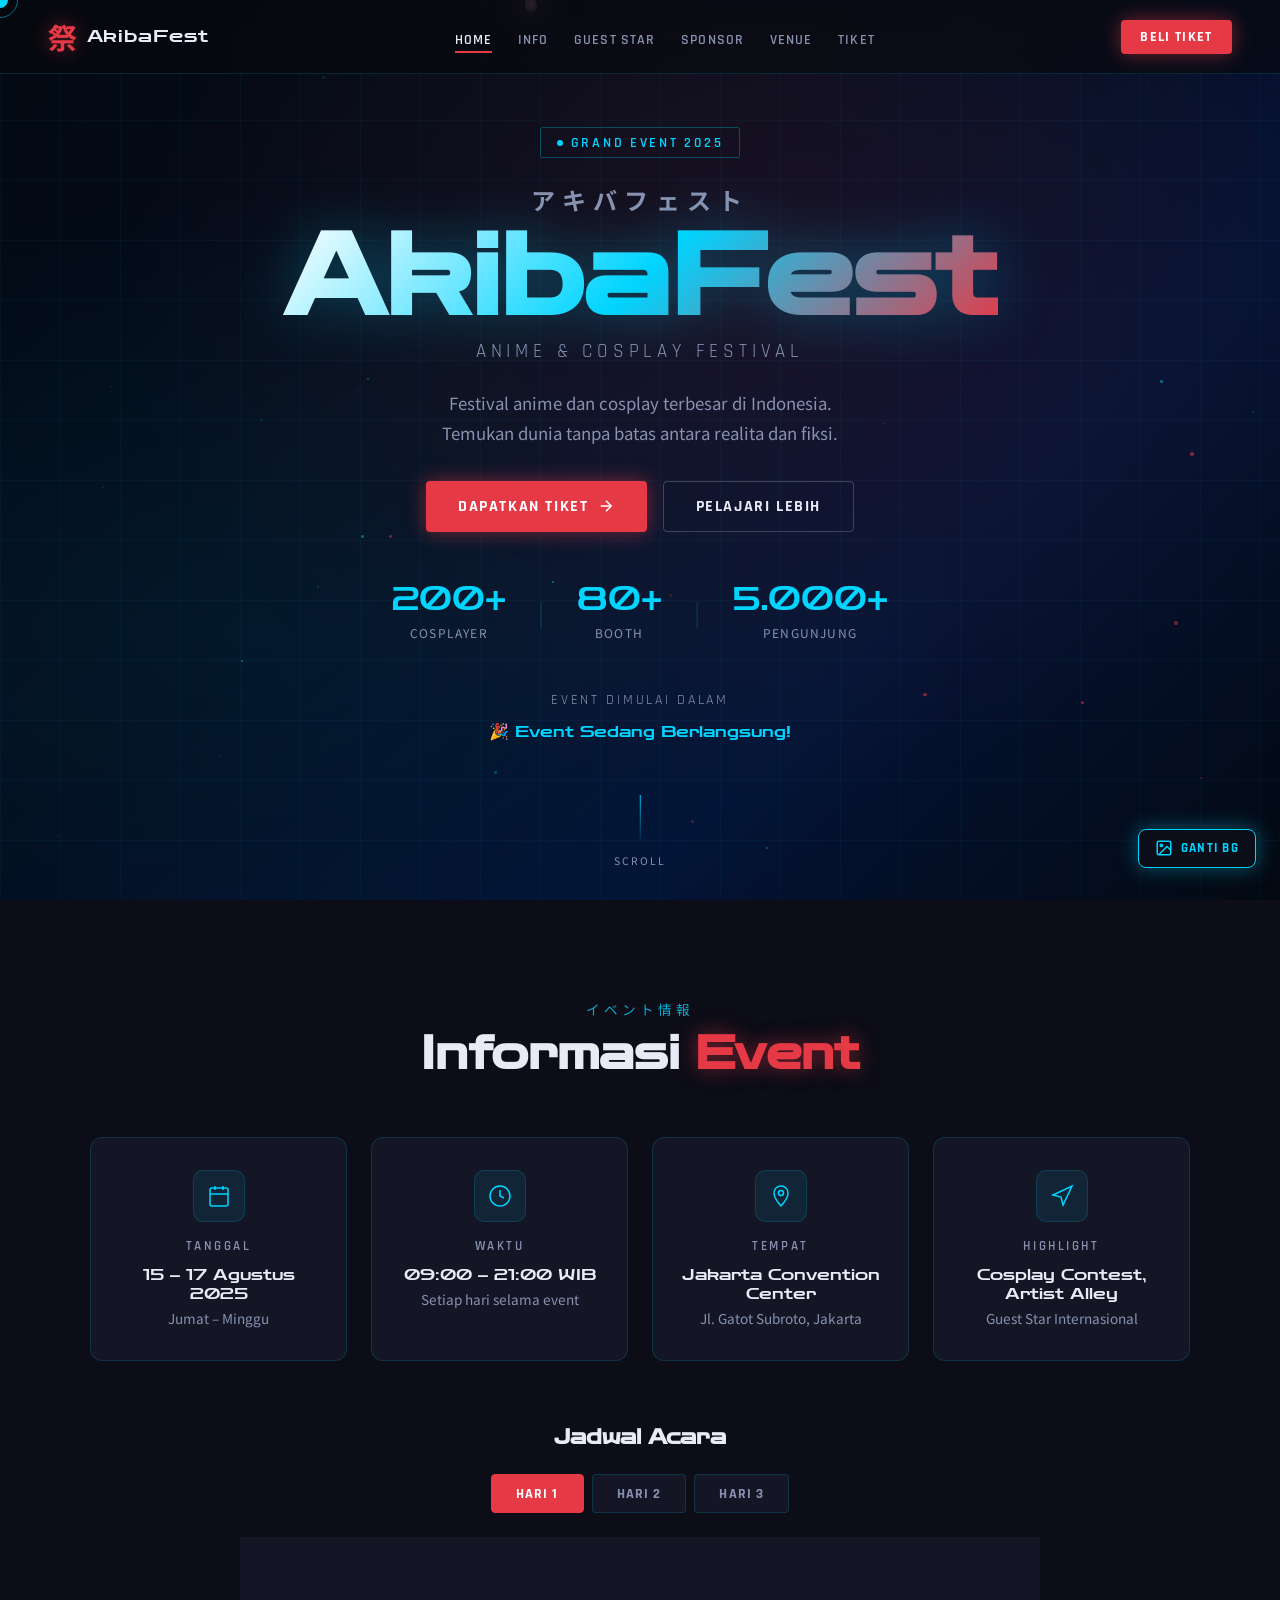
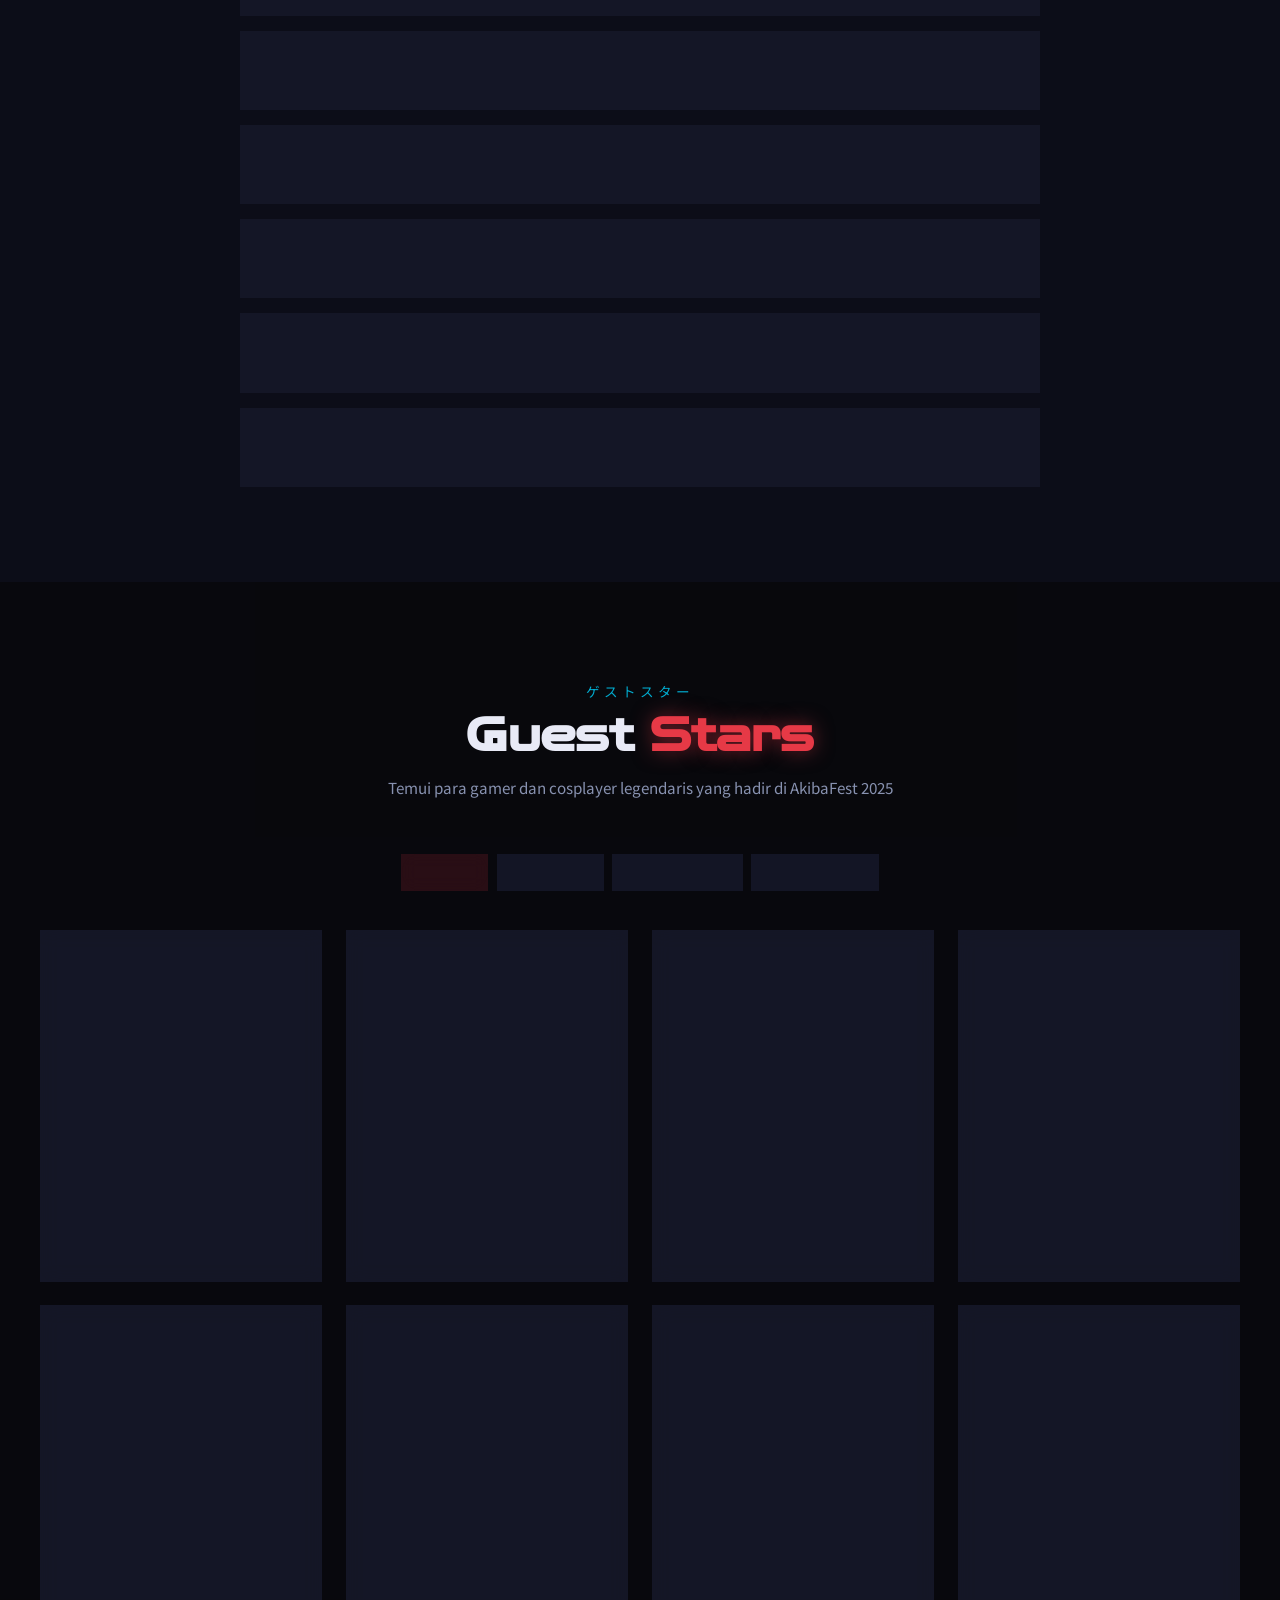
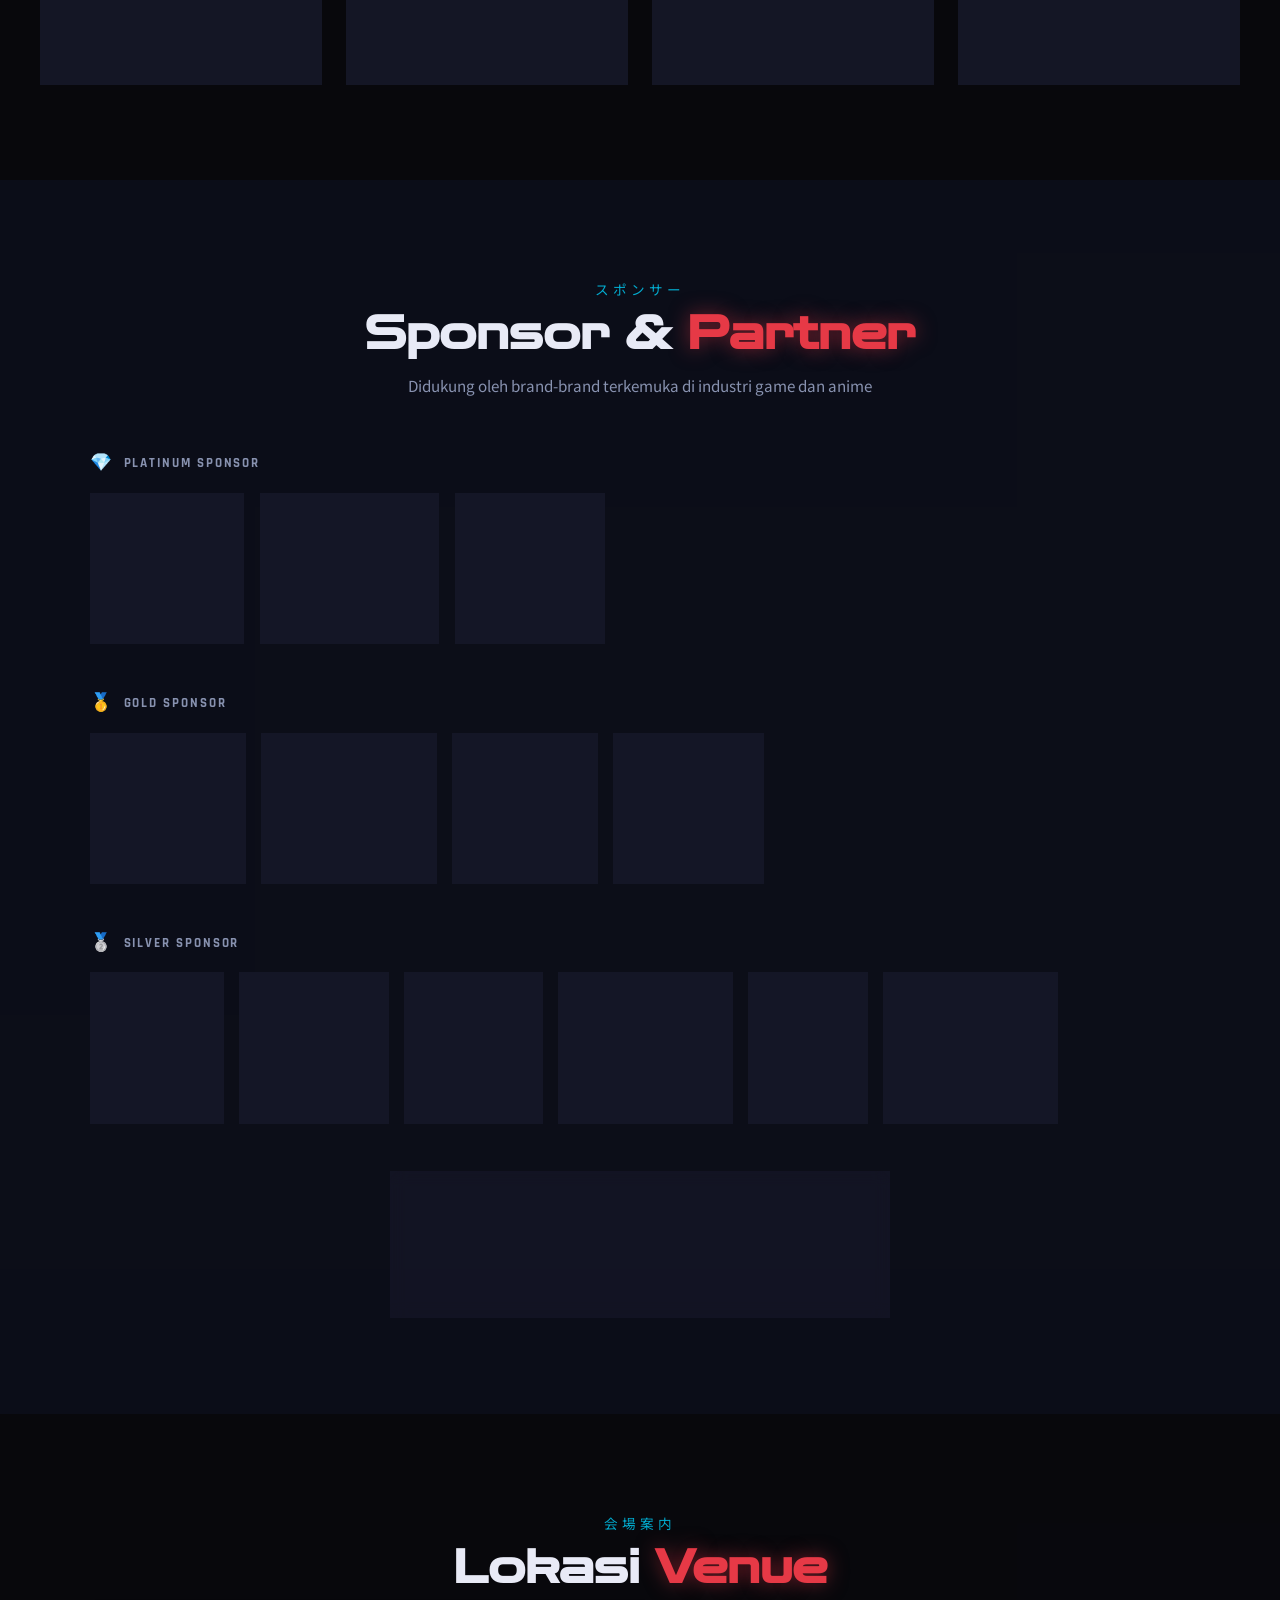
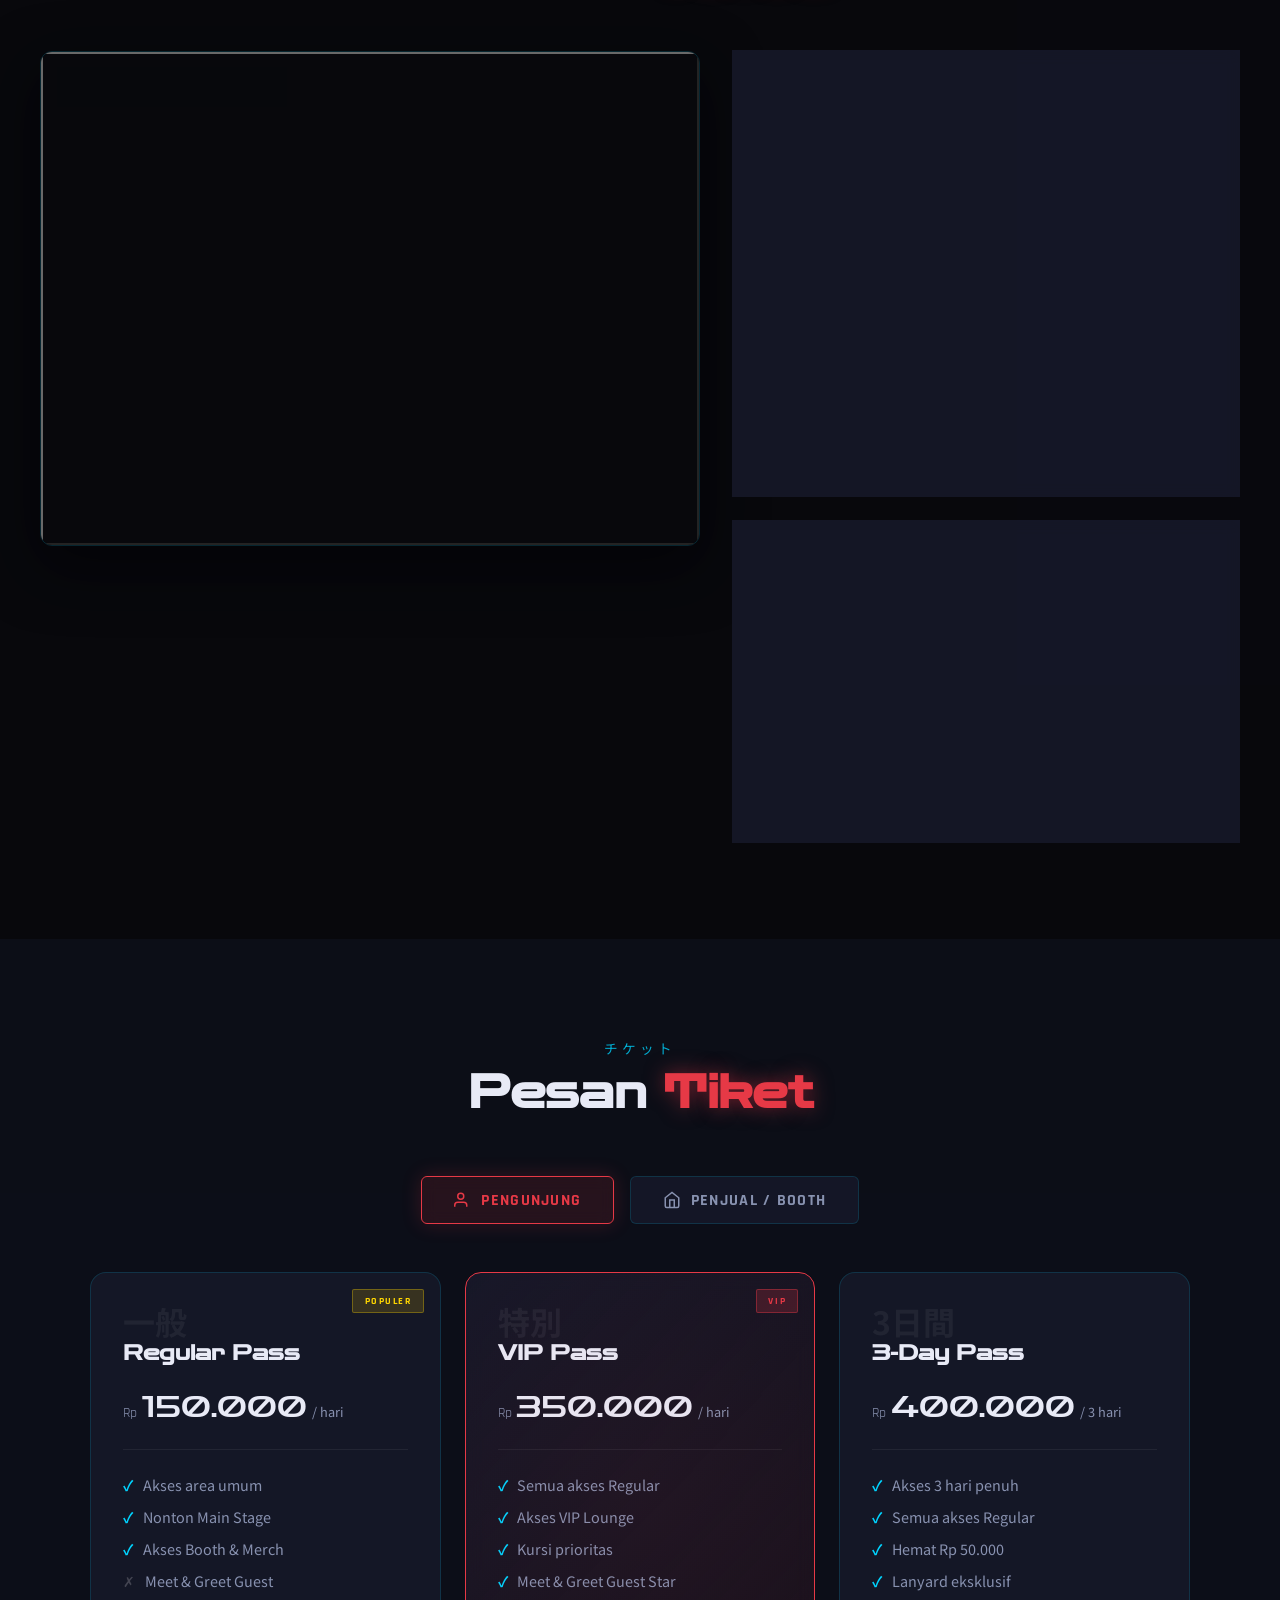
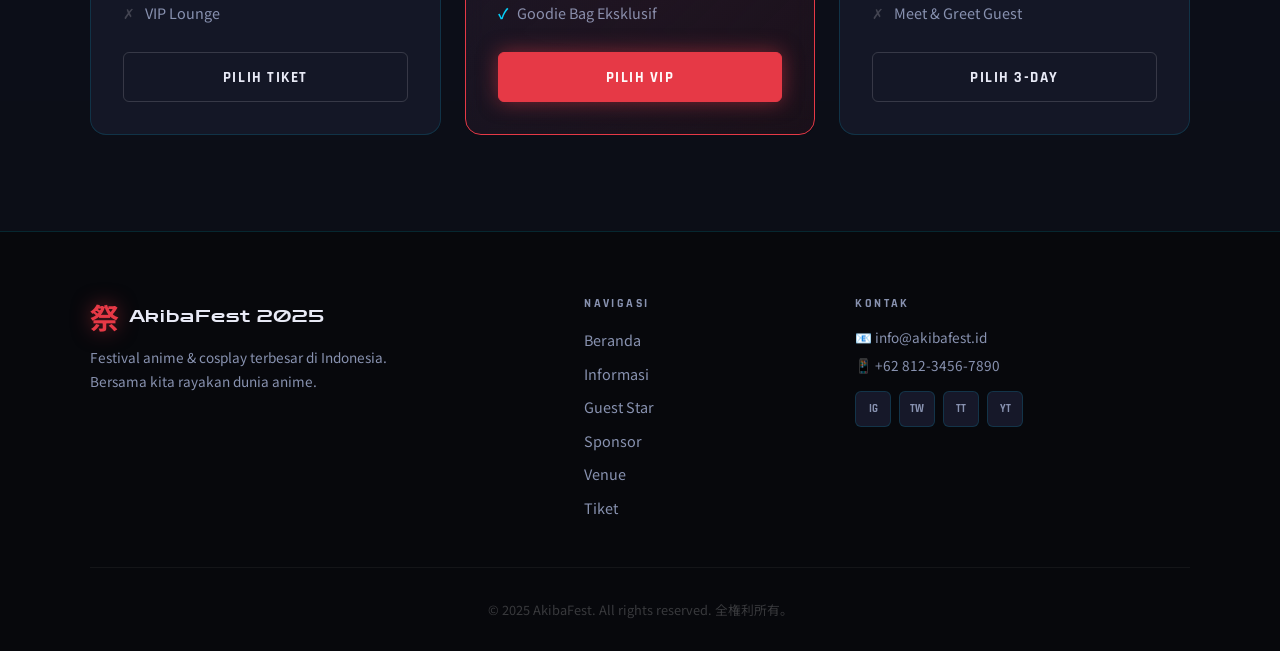
<file: Wedding/Akiba.html>
<!DOCTYPE html>
<html lang="id">
<head>
  <meta charset="UTF-8" />
  <meta name="viewport" content="width=device-width, initial-scale=1.0" />
  <title>AkibaFest 2025 — Anime & Cosplay Festival</title>
  <link rel="preconnect" href="https://fonts.googleapis.com" />
  <link href="https://fonts.googleapis.com/css2?family=Zen+Dots&family=Noto+Sans+JP:wght@300;400;700&family=Rajdhani:wght@400;600;700&display=swap" rel="stylesheet" />
  <link rel="stylesheet" href="Asset/css/Akiba.css" />
</head>
<body>
  <div id="globalBg" class="global-bg"></div>
  <div class="global-bg-overlay" id="globalOverlay"></div>
  <div id="particles"></div>
  <div class="cursor" id="cursor"></div>
  <div class="cursor-trail" id="cursorTrail"></div>

  <nav class="navbar" id="navbar">
    <div class="nav-logo">
      <span class="logo-kanji">祭</span>
      <span class="logo-text">AkibaFest</span>
    </div>
    <ul class="nav-links">
      <li><a href="#hero"     class="nav-link active">Home</a></li>
      <li><a href="#info"     class="nav-link">Info</a></li>
      <li><a href="#guests"   class="nav-link">Guest Star</a></li>
      <li><a href="#sponsors" class="nav-link">Sponsor</a></li>
      <li><a href="#map"      class="nav-link">Venue</a></li>
      <li><a href="#tickets"  class="nav-link">Tiket</a></li>
    </ul>
    <div class="nav-cta"><button class="btn-nav" onclick="scrollToTickets()">Beli Tiket</button></div>
    <button class="hamburger" id="hamburger"><span></span><span></span><span></span></button>
  </nav>

  <div class="mobile-menu" id="mobileMenu">
    <ul>
      <li><a href="#hero"     onclick="closeMobile()">Home</a></li>
      <li><a href="#info"     onclick="closeMobile()">Info</a></li>
      <li><a href="#guests"   onclick="closeMobile()">Guest Star</a></li>
      <li><a href="#sponsors" onclick="closeMobile()">Sponsor</a></li>
      <li><a href="#map"      onclick="closeMobile()">Venue</a></li>
      <li><a href="#tickets"  onclick="closeMobile()">Tiket</a></li>
    </ul>
  </div>

  <!-- BG CHANGER WIDGET -->
  <div class="bg-changer" id="bgChanger">
    <button class="bg-toggle-btn" onclick="toggleBgPanel()">
      <svg viewBox="0 0 24 24" fill="none" stroke="currentColor" stroke-width="2"><rect x="3" y="3" width="18" height="18" rx="2"/><circle cx="8.5" cy="8.5" r="1.5"/><polyline points="21,15 16,10 5,21"/></svg>
      <span>Ganti BG</span>
    </button>
    <div class="bg-panel" id="bgPanel">
      <div class="bg-panel-header">
        <span>🎨 Background Anime</span>
        <button class="bg-panel-close" onclick="toggleBgPanel()">✕</button>
      </div>
      <p class="bg-section-label">Preset Anime Scene</p>
      <div class="bg-presets" id="bgPresets"></div>
      <p class="bg-section-label">Upload Gambar Kamu</p>
      <label class="bg-upload-btn">
        <svg viewBox="0 0 24 24" fill="none" stroke="currentColor" stroke-width="2"><path d="M21 15v4a2 2 0 01-2 2H5a2 2 0 01-2-2v-4"/><polyline points="17,8 12,3 7,8"/><line x1="12" y1="3" x2="12" y2="15"/></svg>
        Pilih File Gambar
        <input type="file" id="bgUpload" accept="image/*" onchange="uploadBg(event)" />
      </label>
      <p class="bg-section-label">Pengaturan</p>
      <div class="bg-controls">
        <div class="bg-ctrl-row"><label>Overlay</label><input type="range" min="0" max="90" value="55" id="overlayRange" oninput="changeOverlay(this.value)"/><span id="overlayVal">55%</span></div>
        <div class="bg-ctrl-row"><label>Blur</label><input type="range" min="0" max="15" value="0" id="blurRange" oninput="changeBgBlur(this.value)"/><span id="blurVal">0px</span></div>
        <div class="bg-ctrl-row"><label>Slideshow</label><button class="bg-ctrl-btn" onclick="toggleSlideshow()" id="slideshowBtn">⏸ Pause</button></div>
        <div class="bg-ctrl-row"><label>Kecepatan</label><input type="range" min="2" max="15" value="5" id="speedRange" oninput="changeSpeed(this.value)"/><span id="speedVal">5s</span></div>
      </div>
      <div class="bg-dots" id="bgDots"></div>
    </div>
  </div>

  <!-- HERO -->
  <section id="hero" class="hero">
    <div class="hero-bg-grid"></div>
    <div class="hero-sakura" id="sakura"></div>
    <div class="hero-content">
      <div class="hero-tag"><span class="tag-dot"></span> GRAND EVENT 2025</div>
      <h1 class="hero-title">
        <span class="title-jp">アキバフェスト</span>
        <span class="title-en">AkibaFest</span>
        <span class="title-sub">Anime & Cosplay Festival</span>
      </h1>
      <p class="hero-desc">Festival anime dan cosplay terbesar di Indonesia.<br/>Temukan dunia tanpa batas antara realita dan fiksi.</p>
      <div class="hero-actions">
        <button class="btn-primary" onclick="scrollToTickets()"><span>Dapatkan Tiket</span><svg viewBox="0 0 24 24" fill="none" stroke="currentColor" stroke-width="2"><path d="M5 12h14M12 5l7 7-7 7"/></svg></button>
        <button class="btn-secondary" onclick="document.getElementById('info').scrollIntoView({behavior:'smooth'})"><span>Pelajari Lebih</span></button>
      </div>
      <div class="hero-stats">
        <div class="stat"><span class="stat-num" data-target="200">0</span><span class="stat-label">Cosplayer</span></div>
        <div class="stat-divider">|</div>
        <div class="stat"><span class="stat-num" data-target="80">0</span><span class="stat-label">Booth</span></div>
        <div class="stat-divider">|</div>
        <div class="stat"><span class="stat-num" data-target="5000">0</span><span class="stat-label">Pengunjung</span></div>
      </div>
    </div>
    <div class="countdown-wrap">
      <p class="countdown-label">Event dimulai dalam</p>
      <div class="countdown" id="countdown">
        <div class="cd-box"><span id="cd-days">00</span><small>Hari</small></div>
        <div class="cd-colon">:</div>
        <div class="cd-box"><span id="cd-hours">00</span><small>Jam</small></div>
        <div class="cd-colon">:</div>
        <div class="cd-box"><span id="cd-mins">00</span><small>Menit</small></div>
        <div class="cd-colon">:</div>
        <div class="cd-box"><span id="cd-secs">00</span><small>Detik</small></div>
      </div>
    </div>
    <div class="scroll-indicator"><div class="scroll-line"></div><span>Scroll</span></div>
  </section>

  <!-- INFO -->
  <section id="info" class="info-section">
    <div class="section-header">
      <span class="section-tag">イベント情報</span>
      <h2 class="section-title">Informasi <span class="accent">Event</span></h2>
    </div>
    <div class="info-grid">
      <div class="info-card"><div class="info-icon"><svg viewBox="0 0 24 24" fill="none" stroke="currentColor" stroke-width="1.5"><rect x="3" y="4" width="18" height="18" rx="2"/><path d="M16 2v4M8 2v4M3 10h18"/></svg></div><h3>Tanggal</h3><p class="info-main">15 – 17 Agustus 2025</p><p class="info-sub">Jumat – Minggu</p></div>
      <div class="info-card"><div class="info-icon"><svg viewBox="0 0 24 24" fill="none" stroke="currentColor" stroke-width="1.5"><circle cx="12" cy="12" r="10"/><path d="M12 6v6l4 2"/></svg></div><h3>Waktu</h3><p class="info-main">09:00 – 21:00 WIB</p><p class="info-sub">Setiap hari selama event</p></div>
      <div class="info-card"><div class="info-icon"><svg viewBox="0 0 24 24" fill="none" stroke="currentColor" stroke-width="1.5"><path d="M12 2C8.13 2 5 5.13 5 9c0 5.25 7 13 7 13s7-7.75 7-13c0-3.87-3.13-7-7-7z"/><circle cx="12" cy="9" r="2.5"/></svg></div><h3>Tempat</h3><p class="info-main">Jakarta Convention Center</p><p class="info-sub">Jl. Gatot Subroto, Jakarta</p></div>
      <div class="info-card"><div class="info-icon"><svg viewBox="0 0 24 24" fill="none" stroke="currentColor" stroke-width="1.5"><path d="M3 11l19-9-9 19-2-8-8-2z"/></svg></div><h3>Highlight</h3><p class="info-main">Cosplay Contest, Artist Alley</p><p class="info-sub">Guest Star Internasional</p></div>
    </div>
    <div class="schedule-wrap">
      <h3 class="schedule-title">Jadwal Acara</h3>
      <div class="schedule-tabs">
        <button class="sched-tab active" data-day="1">Hari 1</button>
        <button class="sched-tab" data-day="2">Hari 2</button>
        <button class="sched-tab" data-day="3">Hari 3</button>
      </div>
      <div class="schedule-list" id="scheduleList"></div>
    </div>
  </section>

  <!-- GUEST STARS -->
  <section id="guests" class="guests-section">
    <div class="section-header">
      <span class="section-tag">ゲストスター</span>
      <h2 class="section-title">Guest <span class="accent">Stars</span></h2>
      <p class="section-desc">Temui para gamer dan cosplayer legendaris yang hadir di AkibaFest 2025</p>
    </div>
    <div class="guest-filters">
      <button class="guest-filter active" data-filter="all">Semua</button>
      <button class="guest-filter" data-filter="gamer">🎮 Gamer</button>
      <button class="guest-filter" data-filter="cosplayer">👘 Cosplayer</button>
      <button class="guest-filter" data-filter="streamer">📡 Streamer</button>
    </div>
    <div class="guest-grid" id="guestGrid"></div>
  </section>

  <!-- SPONSORS -->
  <section id="sponsors" class="sponsors-section">
    <div class="section-header">
      <span class="section-tag">スポンサー</span>
      <h2 class="section-title">Sponsor & <span class="accent">Partner</span></h2>
      <p class="section-desc">Didukung oleh brand-brand terkemuka di industri game dan anime</p>
    </div>
    <div class="sponsor-tier">
      <div class="sponsor-tier-label"><span class="tier-icon">💎</span><span>Platinum Sponsor</span></div>
      <div class="sponsor-row" id="sponsors-platinum"></div>
    </div>
    <div class="sponsor-tier">
      <div class="sponsor-tier-label"><span class="tier-icon">🥇</span><span>Gold Sponsor</span></div>
      <div class="sponsor-row" id="sponsors-gold"></div>
    </div>
    <div class="sponsor-tier">
      <div class="sponsor-tier-label"><span class="tier-icon">🥈</span><span>Silver Sponsor</span></div>
      <div class="sponsor-row" id="sponsors-silver"></div>
    </div>
    <div class="sponsor-cta">
      <p>Ingin menjadi sponsor AkibaFest 2025?</p>
      <a href="mailto:sponsor@akibafest.id" class="btn-sponsor-cta">Hubungi Kami</a>
    </div>
  </section>

  <!-- MAP -->
  <section id="map" class="map-section">
    <div class="section-header">
      <span class="section-tag">会場案内</span>
      <h2 class="section-title">Lokasi <span class="accent">Venue</span></h2>
    </div>
    <div class="map-container">
      <div class="map-frame">
        <iframe src="https://www.google.com/maps/embed?pb=!1m18!1m12!1m3!1d3966.4077825898997!2d106.80235187499159!3d-6.209218493783097!2m3!1f0!2f0!3f0!3m2!1i1024!2i768!4f13.1!3m3!1m2!1s0x2e69f3e39d81d5e5%3A0xf7b0e88c9f1e21c9!2sJakarta%20Convention%20Center!5e0!3m2!1sid!2sid!4v1700000000000!5m2!1sid!2sid" allowfullscreen loading="lazy" referrerpolicy="no-referrer-when-downgrade"></iframe>
        <div class="map-overlay-badge"><span class="badge-kanji">会場</span><span>Jakarta Convention Center</span></div>
      </div>
      <div class="venue-info">
        <div class="venue-card">
          <h3>Jakarta Convention Center</h3>
          <p class="venue-address"><svg viewBox="0 0 24 24" fill="none" stroke="currentColor" stroke-width="2"><path d="M12 2C8.13 2 5 5.13 5 9c0 5.25 7 13 7 13s7-7.75 7-13c0-3.87-3.13-7-7-7z"/><circle cx="12" cy="9" r="2.5"/></svg>Jl. Gatot Subroto, Gelora, Jakarta Pusat 10270</p>
          <div class="transport-list">
            <h4>Akses Transportasi</h4>
            <div class="transport-item"><span class="transport-icon">🚇</span><div><strong>MRT / LRT</strong><p>Stasiun Senayan (500m)</p></div></div>
            <div class="transport-item"><span class="transport-icon">🚌</span><div><strong>TransJakarta</strong><p>Halte Gelora Bung Karno</p></div></div>
            <div class="transport-item"><span class="transport-icon">🅿️</span><div><strong>Parkir</strong><p>Basement & outdoor (berbayar)</p></div></div>
          </div>
          <a href="https://maps.google.com/?q=Jakarta+Convention+Center" target="_blank" class="btn-map">Buka di Google Maps<svg viewBox="0 0 24 24" fill="none" stroke="currentColor" stroke-width="2"><path d="M18 13v6a2 2 0 01-2 2H5a2 2 0 01-2-2V8a2 2 0 012-2h6M15 3h6v6M10 14L21 3"/></svg></a>
        </div>
        <div class="floorplan">
          <h4>Denah Area Event</h4>
          <div class="floor-grid">
            <div class="floor-cell main-stage">Main Stage</div>
            <div class="floor-cell artist">Artist Alley</div>
            <div class="floor-cell booth">Booth Area A</div>
            <div class="floor-cell food">Food Court</div>
            <div class="floor-cell booth2">Booth Area B</div>
            <div class="floor-cell cosplay">Cosplay Zone</div>
            <div class="floor-cell merch">Merch Hall</div>
            <div class="floor-cell photo">Photo Spot</div>
          </div>
        </div>
      </div>
    </div>
  </section>

  <!-- TICKETS -->
  <section id="tickets" class="tickets-section">
    <div class="section-header">
      <span class="section-tag">チケット</span>
      <h2 class="section-title">Pesan <span class="accent">Tiket</span></h2>
    </div>
    <div class="ticket-tabs">
      <button class="ticket-tab active" data-type="visitor" onclick="switchTab('visitor')"><svg viewBox="0 0 24 24" fill="none" stroke="currentColor" stroke-width="2"><path d="M17 21v-2a4 4 0 00-4-4H5a4 4 0 00-4 4v2"/><circle cx="9" cy="7" r="4"/></svg>Pengunjung</button>
      <button class="ticket-tab" data-type="seller" onclick="switchTab('seller')"><svg viewBox="0 0 24 24" fill="none" stroke="currentColor" stroke-width="2"><path d="M3 9l9-7 9 7v11a2 2 0 01-2 2H5a2 2 0 01-2-2z"/><polyline points="9,22 9,12 15,12 15,22"/></svg>Penjual / Booth</button>
    </div>
    <div class="ticket-panel" id="panel-visitor">
      <div class="ticket-cards">
        <div class="ticket-card"><div class="ticket-badge">POPULER</div><div class="ticket-header"><span class="tier-jp">一般</span><h3>Regular Pass</h3></div><div class="ticket-price"><span class="price-currency">Rp</span><span class="price-amount">150.000</span><span class="price-per">/ hari</span></div><ul class="ticket-features"><li><span class="feat-check">✓</span> Akses area umum</li><li><span class="feat-check">✓</span> Nonton Main Stage</li><li><span class="feat-check">✓</span> Akses Booth & Merch</li><li><span class="feat-x">✗</span> Meet & Greet Guest</li><li><span class="feat-x">✗</span> VIP Lounge</li></ul><button class="btn-ticket" onclick="openForm('visitor','regular')">Pilih Tiket</button></div>
        <div class="ticket-card featured"><div class="ticket-glow"></div><div class="ticket-badge vip-badge">VIP</div><div class="ticket-header"><span class="tier-jp">特別</span><h3>VIP Pass</h3></div><div class="ticket-price"><span class="price-currency">Rp</span><span class="price-amount">350.000</span><span class="price-per">/ hari</span></div><ul class="ticket-features"><li><span class="feat-check">✓</span> Semua akses Regular</li><li><span class="feat-check">✓</span> Akses VIP Lounge</li><li><span class="feat-check">✓</span> Kursi prioritas</li><li><span class="feat-check">✓</span> Meet & Greet Guest Star</li><li><span class="feat-check">✓</span> Goodie Bag Eksklusif</li></ul><button class="btn-ticket btn-ticket-vip" onclick="openForm('visitor','vip')">Pilih VIP</button></div>
        <div class="ticket-card"><div class="ticket-header"><span class="tier-jp">3日間</span><h3>3-Day Pass</h3></div><div class="ticket-price"><span class="price-currency">Rp</span><span class="price-amount">400.000</span><span class="price-per">/ 3 hari</span></div><ul class="ticket-features"><li><span class="feat-check">✓</span> Akses 3 hari penuh</li><li><span class="feat-check">✓</span> Semua akses Regular</li><li><span class="feat-check">✓</span> Hemat Rp 50.000</li><li><span class="feat-check">✓</span> Lanyard eksklusif</li><li><span class="feat-x">✗</span> Meet & Greet Guest</li></ul><button class="btn-ticket" onclick="openForm('visitor','3day')">Pilih 3-Day</button></div>
      </div>
    </div>
    <div class="ticket-panel hidden" id="panel-seller">
      <div class="ticket-cards">
        <div class="ticket-card"><div class="ticket-header"><span class="tier-jp">小</span><h3>Mini Booth</h3></div><div class="ticket-price"><span class="price-currency">Rp</span><span class="price-amount">1.500.000</span><span class="price-per">/ 3 hari</span></div><ul class="ticket-features"><li><span class="feat-check">✓</span> Area 2×2 meter</li><li><span class="feat-check">✓</span> 1 meja + 2 kursi</li><li><span class="feat-check">✓</span> Listrik 450 Watt</li><li><span class="feat-check">✓</span> 2 tiket masuk panitia</li><li><span class="feat-x">✗</span> Backdrop & signage</li></ul><button class="btn-ticket" onclick="openForm('seller','mini')">Daftar Booth</button></div>
        <div class="ticket-card featured"><div class="ticket-glow"></div><div class="ticket-badge">TERSISA 5</div><div class="ticket-header"><span class="tier-jp">標準</span><h3>Standard Booth</h3></div><div class="ticket-price"><span class="price-currency">Rp</span><span class="price-amount">3.000.000</span><span class="price-per">/ 3 hari</span></div><ul class="ticket-features"><li><span class="feat-check">✓</span> Area 3×3 meter</li><li><span class="feat-check">✓</span> 2 meja + 4 kursi</li><li><span class="feat-check">✓</span> Listrik 900 Watt</li><li><span class="feat-check">✓</span> 4 tiket masuk panitia</li><li><span class="feat-check">✓</span> Backdrop & signage</li></ul><button class="btn-ticket btn-ticket-vip" onclick="openForm('seller','standard')">Daftar Booth</button></div>
        <div class="ticket-card"><div class="ticket-header"><span class="tier-jp">特大</span><h3>Premium Booth</h3></div><div class="ticket-price"><span class="price-currency">Rp</span><span class="price-amount">6.000.000</span><span class="price-per">/ 3 hari</span></div><ul class="ticket-features"><li><span class="feat-check">✓</span> Area 4×4 meter (corner)</li><li><span class="feat-check">✓</span> Meja & kursi lengkap</li><li><span class="feat-check">✓</span> Listrik 2200 Watt</li><li><span class="feat-check">✓</span> 6 tiket masuk panitia</li><li><span class="feat-check">✓</span> Listing website & katalog</li></ul><button class="btn-ticket" onclick="openForm('seller','premium')">Daftar Booth</button></div>
      </div>
    </div>
  </section>

  <!-- MODAL -->
  <div class="modal-overlay" id="modalOverlay" onclick="closeModal(event)">
    <div class="modal" id="modal">
      <button class="modal-close" onclick="closeModalBtn()"><svg viewBox="0 0 24 24" fill="none" stroke="currentColor" stroke-width="2"><path d="M18 6L6 18M6 6l12 12"/></svg></button>
      <div class="modal-header"><span class="modal-kanji" id="modalKanji">申</span><div><h3 id="modalTitle">Form Pemesanan</h3><p id="modalSubtitle">Isi data dengan benar</p></div></div>
      <form class="booking-form" id="bookingForm" onsubmit="submitForm(event)">
        <div class="form-group"><label>Nama Lengkap <span class="req">*</span></label><input type="text" id="fName" placeholder="Masukkan nama lengkap" required /></div>
        <div class="form-group"><label>Email <span class="req">*</span></label><input type="email" id="fEmail" placeholder="email@contoh.com" required /></div>
        <div class="form-group"><label>No. WhatsApp <span class="req">*</span></label><input type="tel" id="fPhone" placeholder="08xxxxxxxxxx" required /></div>
        <div class="form-group visitor-only" id="visitDay"><label>Pilih Hari</label><div class="day-selector"><label class="day-opt"><input type="checkbox" value="1" name="day" /> Jumat 15 Agt</label><label class="day-opt"><input type="checkbox" value="2" name="day" /> Sabtu 16 Agt</label><label class="day-opt"><input type="checkbox" value="3" name="day" /> Minggu 17 Agt</label></div></div>
        <div class="form-group visitor-only" id="visitQty"><label>Jumlah Tiket</label><div class="qty-control"><button type="button" onclick="changeQty(-1)">−</button><span id="qtyDisplay">1</span><button type="button" onclick="changeQty(1)">+</button></div></div>
        <div class="form-group seller-only hidden" id="sellerBrand"><label>Nama Brand / Toko <span class="req">*</span></label><input type="text" id="fBrand" placeholder="Nama brand kamu" /></div>
        <div class="form-group seller-only hidden" id="sellerCat"><label>Kategori Produk</label><select id="fCategory"><option value="">Pilih kategori</option><option>Merchandise & Aksesoris</option><option>Artwork & Ilustrasi</option><option>Cosplay & Kostum</option><option>Doujinshi & Komik</option><option>Makanan & Minuman</option><option>Games & Collectibles</option><option>Lainnya</option></select></div>
        <div class="form-group seller-only hidden" id="sellerDesc"><label>Deskripsi Singkat</label><textarea id="fDesc" placeholder="Ceritakan tentang produk / brandmu..."></textarea></div>
        <div class="form-summary"><div class="summary-row"><span>Paket</span><span id="summaryPaket">—</span></div><div class="summary-row"><span>Total</span><span id="summaryTotal" class="summary-total">—</span></div></div>
        <div class="form-group"><label>Metode Pembayaran</label><div class="payment-opts"><label class="pay-opt"><input type="radio" name="pay" value="transfer" checked /> Transfer Bank</label><label class="pay-opt"><input type="radio" name="pay" value="qris" /> QRIS</label><label class="pay-opt"><input type="radio" name="pay" value="ewallet" /> E-Wallet</label></div></div>
        <button type="submit" class="btn-submit"><span>Konfirmasi Pemesanan</span><svg viewBox="0 0 24 24" fill="none" stroke="currentColor" stroke-width="2"><path d="M5 12h14M12 5l7 7-7 7"/></svg></button>
      </form>
    </div>
  </div>

  <div class="toast" id="toast"><span class="toast-icon">✓</span><div><strong>Pemesanan Berhasil!</strong><p>Cek email kamu untuk detail konfirmasi.</p></div></div>

  <footer class="footer">
    <div class="footer-top">
      <div class="footer-brand">
        <div class="footer-logo"><span class="logo-kanji">祭</span><span class="logo-text">AkibaFest 2025</span></div>
        <p>Festival anime & cosplay terbesar di Indonesia.<br/>Bersama kita rayakan dunia anime.</p>
      </div>
      <div class="footer-links"><h4>Navigasi</h4><ul><li><a href="#hero">Beranda</a></li><li><a href="#info">Informasi</a></li><li><a href="#guests">Guest Star</a></li><li><a href="#sponsors">Sponsor</a></li><li><a href="#map">Venue</a></li><li><a href="#tickets">Tiket</a></li></ul></div>
      <div class="footer-contact"><h4>Kontak</h4><p>📧 info@akibafest.id</p><p>📱 +62 812-3456-7890</p><div class="social-links"><a href="#" class="social-btn">IG</a><a href="#" class="social-btn">TW</a><a href="#" class="social-btn">TT</a><a href="#" class="social-btn">YT</a></div></div>
    </div>
    <div class="footer-bottom"><p>© 2025 AkibaFest. All rights reserved. 全権利所有。</p></div>
  </footer>

  <script src="Asset/Js/Akiba.js"></script>
</body>
</html>
</file>
<file: Wedding/Asset/css/Akiba.css>
/* ============================================
   AKIBAFEST 2025 — STYLESHEET
   ============================================ */
:root {
  --primary: #e63946;
  --primary-dark: #b71c2b;
  --accent: #00d4ff;
  --accent2: #ff6b9d;
  --gold: #ffd700;
  --bg: #08090d;
  --bg2: #0d0f1a;
  --bg3: #111326;
  --surface: #161829;
  --surface2: #1e2138;
  --border: rgba(0,212,255,0.15);
  --text: #e8eaf6;
  --text-muted: #8892b0;
  --font-display: 'Zen Dots', sans-serif;
  --font-body: 'Noto Sans JP', sans-serif;
  --font-ui: 'Rajdhani', sans-serif;
  --glow-red: 0 0 20px rgba(230,57,70,0.5);
  --glow-cyan: 0 0 20px rgba(0,212,255,0.4);
}

*, *::before, *::after { box-sizing: border-box; margin: 0; padding: 0; }
html { scroll-behavior: smooth; }
body { font-family: var(--font-body); background: var(--bg); color: var(--text); overflow-x: hidden; cursor: none; }
a { text-decoration: none; color: inherit; }
ul { list-style: none; }
::-webkit-scrollbar { width: 6px; }
::-webkit-scrollbar-track { background: var(--bg2); }
::-webkit-scrollbar-thumb { background: var(--primary); border-radius: 3px; }

/* ===== GLOBAL BG ===== */
.global-bg {
  position: fixed;
  inset: 0;
  z-index: 0;
  background-size: cover;
  background-position: center;
  background-repeat: no-repeat;
  transition: background-image 1.2s ease, filter 0.5s ease;
  will-change: background-image;
}
.global-bg-overlay {
  position: fixed;
  inset: 0;
  z-index: 1;
  background: rgba(8,9,13,0.55);
  transition: background 0.5s ease;
  pointer-events: none;
}

/* ===== BG CHANGER WIDGET ===== */
.bg-changer {
  position: fixed;
  bottom: 2rem;
  right: 1.5rem;
  z-index: 1200;
  display: flex;
  flex-direction: column;
  align-items: flex-end;
  gap: 0.5rem;
}
.bg-toggle-btn {
  display: flex;
  align-items: center;
  gap: 0.5rem;
  font-family: var(--font-ui);
  font-weight: 700;
  font-size: 0.8rem;
  letter-spacing: 0.1em;
  text-transform: uppercase;
  padding: 0.6rem 1rem;
  background: rgba(13,15,26,0.92);
  color: var(--accent);
  border: 1.5px solid var(--accent);
  border-radius: 8px;
  cursor: pointer;
  backdrop-filter: blur(12px);
  box-shadow: var(--glow-cyan), 0 4px 20px rgba(0,0,0,0.4);
  transition: all 0.3s;
}
.bg-toggle-btn svg { width: 18px; height: 18px; }
.bg-toggle-btn:hover { background: rgba(0,212,255,0.12); transform: translateY(-2px); }

.bg-panel {
  display: none;
  flex-direction: column;
  gap: 1rem;
  background: rgba(13,15,26,0.97);
  border: 1px solid var(--border);
  border-radius: 12px;
  padding: 1.2rem;
  width: 280px;
  backdrop-filter: blur(20px);
  box-shadow: 0 20px 60px rgba(0,0,0,0.6), 0 0 0 1px rgba(255,255,255,0.04);
  max-height: 80vh;
  overflow-y: auto;
}
.bg-panel.open { display: flex; }
.bg-panel-header {
  display: flex;
  align-items: center;
  justify-content: space-between;
  font-family: var(--font-ui);
  font-weight: 700;
  font-size: 0.95rem;
  color: var(--text);
  padding-bottom: 0.8rem;
  border-bottom: 1px solid rgba(255,255,255,0.06);
}
.bg-panel-close {
  background: none; border: none; color: var(--text-muted);
  font-size: 1rem; cursor: pointer; padding: 2px 6px;
  border-radius: 4px; transition: all 0.2s;
}
.bg-panel-close:hover { background: rgba(230,57,70,0.2); color: var(--primary); }

.bg-section-label {
  font-family: var(--font-ui);
  font-size: 0.72rem;
  font-weight: 700;
  letter-spacing: 0.15em;
  text-transform: uppercase;
  color: var(--text-muted);
}

.bg-presets {
  display: grid;
  grid-template-columns: repeat(3, 1fr);
  gap: 6px;
}
.bg-preset-thumb {
  position: relative;
  aspect-ratio: 16/9;
  border-radius: 6px;
  overflow: hidden;
  cursor: pointer;
  border: 2px solid transparent;
  transition: all 0.3s;
  background-size: cover;
  background-position: center;
}
.bg-preset-thumb.active { border-color: var(--accent); box-shadow: 0 0 10px rgba(0,212,255,0.4); }
.bg-preset-thumb:hover { border-color: rgba(255,255,255,0.4); transform: scale(1.04); }
.bg-preset-thumb span {
  position: absolute;
  bottom: 0; left: 0; right: 0;
  background: rgba(0,0,0,0.7);
  font-size: 0.55rem;
  font-family: var(--font-ui);
  font-weight: 700;
  text-align: center;
  padding: 2px;
  color: #fff;
}

.bg-upload-btn {
  display: flex;
  align-items: center;
  gap: 0.5rem;
  font-family: var(--font-ui);
  font-weight: 700;
  font-size: 0.8rem;
  letter-spacing: 0.05em;
  padding: 0.6rem 1rem;
  background: rgba(0,212,255,0.06);
  color: var(--accent);
  border: 1.5px dashed rgba(0,212,255,0.3);
  border-radius: 8px;
  cursor: pointer;
  transition: all 0.3s;
  text-align: center;
  justify-content: center;
}
.bg-upload-btn svg { width: 16px; height: 16px; }
.bg-upload-btn input { display: none; }
.bg-upload-btn:hover { background: rgba(0,212,255,0.12); border-color: var(--accent); }

.bg-controls { display: flex; flex-direction: column; gap: 0.6rem; }
.bg-ctrl-row {
  display: flex;
  align-items: center;
  gap: 0.5rem;
  font-family: var(--font-ui);
  font-size: 0.75rem;
  color: var(--text-muted);
}
.bg-ctrl-row label { min-width: 52px; font-weight: 600; }
.bg-ctrl-row input[type=range] { flex: 1; accent-color: var(--accent); height: 3px; }
.bg-ctrl-row span { font-size: 0.7rem; min-width: 32px; text-align: right; color: var(--accent); }
.bg-ctrl-btn {
  font-family: var(--font-ui);
  font-size: 0.72rem;
  font-weight: 700;
  padding: 0.3rem 0.7rem;
  background: var(--surface2);
  color: var(--text-muted);
  border: 1px solid var(--border);
  border-radius: 4px;
  cursor: pointer;
  transition: all 0.3s;
}
.bg-ctrl-btn:hover { border-color: var(--primary); color: var(--primary); }

.bg-dots { display: flex; gap: 6px; flex-wrap: wrap; justify-content: center; }
.bg-dot {
  width: 8px; height: 8px;
  border-radius: 50%;
  background: var(--surface2);
  border: 1px solid var(--border);
  cursor: pointer;
  transition: all 0.3s;
}
.bg-dot.active { background: var(--accent); border-color: var(--accent); box-shadow: 0 0 6px rgba(0,212,255,0.5); }

/* ===== PARTICLES ===== */
#particles { position: fixed; inset: 0; pointer-events: none; z-index: 2; overflow: hidden; }

/* ===== CURSOR ===== */
.cursor {
  position: fixed; width: 16px; height: 16px;
  background: var(--accent); border-radius: 50%;
  pointer-events: none; z-index: 9999;
  transform: translate(-50%,-50%);
  transition: width 0.2s, height 0.2s, background 0.2s;
  mix-blend-mode: screen;
}
.cursor-trail {
  position: fixed; width: 36px; height: 36px;
  border: 1.5px solid var(--accent); border-radius: 50%;
  pointer-events: none; z-index: 9998;
  transform: translate(-50%,-50%); opacity: 0.5;
}

/* ===== NAVBAR ===== */
.navbar {
  position: fixed; top: 0; left: 0; right: 0; z-index: 1000;
  display: flex; align-items: center; justify-content: space-between;
  padding: 1rem 3rem;
  background: rgba(8,9,13,0.6);
  backdrop-filter: blur(16px);
  border-bottom: 1px solid var(--border);
  transition: all 0.3s;
}
.navbar.scrolled { padding: 0.6rem 3rem; background: rgba(8,9,13,0.95); }
.nav-logo { display: flex; align-items: center; gap: 0.6rem; }
.logo-kanji { font-size: 1.8rem; color: var(--primary); text-shadow: var(--glow-red); font-weight: 700; }
.logo-text { font-family: var(--font-display); font-size: 1.1rem; letter-spacing: 0.05em; }
.nav-links { display: flex; gap: 1.6rem; }
.nav-link { font-family: var(--font-ui); font-size: 0.9rem; font-weight: 600; color: var(--text-muted); letter-spacing: 0.08em; text-transform: uppercase; position: relative; transition: color 0.3s; }
.nav-link::after { content: ''; position: absolute; bottom: -4px; left: 0; width: 0; height: 2px; background: var(--primary); transition: width 0.3s; }
.nav-link:hover, .nav-link.active { color: var(--text); }
.nav-link:hover::after, .nav-link.active::after { width: 100%; }
.btn-nav { font-family: var(--font-ui); font-weight: 700; font-size: 0.85rem; letter-spacing: 0.1em; text-transform: uppercase; padding: 0.5rem 1.2rem; background: var(--primary); color: #fff; border: none; border-radius: 4px; cursor: pointer; transition: all 0.3s; box-shadow: var(--glow-red); }
.btn-nav:hover { background: var(--primary-dark); transform: translateY(-1px); }
.hamburger { display: none; flex-direction: column; gap: 5px; background: none; border: none; cursor: pointer; padding: 4px; }
.hamburger span { display: block; width: 24px; height: 2px; background: var(--text); transition: all 0.3s; }

/* ===== MOBILE MENU ===== */
.mobile-menu { display: none; position: fixed; top: 0; right: -100%; width: 280px; height: 100vh; background: var(--bg2); border-left: 1px solid var(--border); z-index: 999; padding: 5rem 2rem 2rem; transition: right 0.4s; }
.mobile-menu.open { right: 0; }
.mobile-menu ul { display: flex; flex-direction: column; gap: 1.5rem; }
.mobile-menu a { font-family: var(--font-ui); font-size: 1.2rem; font-weight: 700; letter-spacing: 0.1em; text-transform: uppercase; color: var(--text-muted); transition: color 0.3s; }
.mobile-menu a:hover { color: var(--primary); }

/* ===== HERO ===== */
.hero {
  position: relative; min-height: 100vh;
  display: flex; flex-direction: column;
  align-items: center; justify-content: center;
  overflow: hidden; padding: 6rem 2rem 8rem;
  z-index: 3;
}
.hero-bg-grid {
  position: absolute; inset: 0;
  background-image: linear-gradient(rgba(0,212,255,0.04) 1px,transparent 1px),linear-gradient(90deg,rgba(0,212,255,0.04) 1px,transparent 1px);
  background-size: 60px 60px; z-index: 0;
}
.hero-bg-grid::before {
  content: ''; position: absolute; inset: 0;
  background: radial-gradient(ellipse at 60% 30%,rgba(230,57,70,0.1) 0%,transparent 60%),radial-gradient(ellipse at 20% 70%,rgba(0,212,255,0.06) 0%,transparent 50%);
}
.hero-sakura { position: absolute; inset: 0; pointer-events: none; z-index: 1; }
.hero-content { position: relative; z-index: 2; text-align: center; max-width: 900px; }
.hero-tag { display: inline-flex; align-items: center; gap: 0.5rem; font-family: var(--font-ui); font-size: 0.85rem; font-weight: 600; letter-spacing: 0.2em; text-transform: uppercase; color: var(--accent); border: 1px solid rgba(0,212,255,0.3); padding: 0.35rem 1rem; border-radius: 2px; margin-bottom: 1.5rem; animation: fadeDown 0.8s ease both; }
.tag-dot { width: 6px; height: 6px; background: var(--accent); border-radius: 50%; animation: pulse 2s infinite; }
.hero-title { display: flex; flex-direction: column; align-items: center; gap: 0.3rem; margin-bottom: 1.5rem; animation: fadeUp 0.8s 0.2s ease both; }
.title-jp { font-weight: 700; font-size: clamp(1rem,3vw,1.5rem); color: var(--text-muted); letter-spacing: 0.3em; }
.title-en { font-family: var(--font-display); font-size: clamp(3rem,10vw,7rem); line-height: 1; background: linear-gradient(135deg,#fff 0%,var(--accent) 50%,var(--primary) 100%); -webkit-background-clip: text; -webkit-text-fill-color: transparent; background-clip: text; filter: drop-shadow(0 0 30px rgba(0,212,255,0.3)); }
.title-sub { font-family: var(--font-ui); font-size: clamp(0.9rem,2vw,1.2rem); font-weight: 400; letter-spacing: 0.25em; text-transform: uppercase; color: var(--text-muted); }
.hero-desc { font-size: 1.05rem; color: var(--text-muted); line-height: 1.8; margin-bottom: 2rem; animation: fadeUp 0.8s 0.35s ease both; }
.hero-actions { display: flex; gap: 1rem; justify-content: center; margin-bottom: 3rem; animation: fadeUp 0.8s 0.5s ease both; flex-wrap: wrap; }
.btn-primary { display: flex; align-items: center; gap: 0.5rem; font-family: var(--font-ui); font-weight: 700; font-size: 1rem; letter-spacing: 0.1em; text-transform: uppercase; padding: 0.9rem 2rem; background: var(--primary); color: #fff; border: none; border-radius: 4px; cursor: pointer; transition: all 0.3s; box-shadow: var(--glow-red); }
.btn-primary svg { width: 18px; height: 18px; transition: transform 0.3s; }
.btn-primary:hover { background: var(--primary-dark); transform: translateY(-2px); }
.btn-primary:hover svg { transform: translateX(4px); }
.btn-secondary { font-family: var(--font-ui); font-weight: 700; font-size: 1rem; letter-spacing: 0.1em; text-transform: uppercase; padding: 0.9rem 2rem; background: transparent; color: var(--text); border: 1.5px solid rgba(255,255,255,0.2); border-radius: 4px; cursor: pointer; transition: all 0.3s; }
.btn-secondary:hover { border-color: var(--accent); color: var(--accent); box-shadow: var(--glow-cyan); }
.hero-stats { display: flex; align-items: center; justify-content: center; gap: 2rem; animation: fadeUp 0.8s 0.65s ease both; }
.stat { text-align: center; }
.stat-num { display: block; font-family: var(--font-display); font-size: 2rem; color: var(--accent); }
.stat-label { font-size: 0.75rem; letter-spacing: 0.1em; text-transform: uppercase; color: var(--text-muted); }
.stat-divider { color: var(--border); font-size: 1.5rem; }
.countdown-wrap { position: relative; z-index: 2; text-align: center; margin-top: 3rem; animation: fadeUp 0.8s 0.8s ease both; }
.countdown-label { font-family: var(--font-ui); font-size: 0.85rem; letter-spacing: 0.2em; text-transform: uppercase; color: var(--text-muted); margin-bottom: 0.8rem; }
.countdown { display: flex; gap: 0.5rem; justify-content: center; align-items: center; }
.cd-box { display: flex; flex-direction: column; align-items: center; background: rgba(22,24,41,0.85); border: 1px solid var(--border); border-radius: 6px; padding: 0.7rem 1.2rem; min-width: 70px; backdrop-filter: blur(8px); }
.cd-box span { font-family: var(--font-display); font-size: 1.8rem; color: var(--accent); }
.cd-box small { font-size: 0.65rem; letter-spacing: 0.15em; text-transform: uppercase; color: var(--text-muted); margin-top: 2px; }
.cd-colon { font-family: var(--font-display); font-size: 1.5rem; color: var(--primary); animation: blink 1s infinite; }
.scroll-indicator { position: absolute; bottom: 2rem; left: 50%; transform: translateX(-50%); display: flex; flex-direction: column; align-items: center; gap: 0.5rem; z-index: 2; }
.scroll-line { width: 1px; height: 50px; background: linear-gradient(to bottom,var(--accent),transparent); animation: scrollAnim 2s infinite; }
.scroll-indicator span { font-size: 0.65rem; letter-spacing: 0.2em; text-transform: uppercase; color: var(--text-muted); }

/* ===== SECTIONS COMMON ===== */
section { position: relative; z-index: 3; }
.section-header { text-align: center; margin-bottom: 3.5rem; }
.section-tag { display: inline-block; font-family: var(--font-body); font-size: 0.85rem; letter-spacing: 0.3em; color: var(--accent); margin-bottom: 0.5rem; opacity: 0.8; }
.section-title { font-family: var(--font-display); font-size: clamp(1.8rem,4vw,2.8rem); color: var(--text); }
.section-title .accent { color: var(--primary); text-shadow: var(--glow-red); }
.section-desc { font-size: 0.95rem; color: var(--text-muted); margin-top: 0.8rem; }

/* ===== INFO ===== */
.info-section { padding: 6rem 2rem; background: rgba(13,15,26,0.85); }
.info-grid { display: grid; grid-template-columns: repeat(auto-fit,minmax(220px,1fr)); gap: 1.5rem; max-width: 1100px; margin: 0 auto 4rem; }
.info-card { background: rgba(22,24,41,0.9); border: 1px solid var(--border); border-radius: 12px; padding: 2rem 1.5rem; text-align: center; transition: all 0.3s; position: relative; overflow: hidden; backdrop-filter: blur(8px); }
.info-card::before { content: ''; position: absolute; top: 0; left: 0; right: 0; height: 2px; background: linear-gradient(90deg,transparent,var(--accent),transparent); opacity: 0; transition: opacity 0.3s; }
.info-card:hover { transform: translateY(-6px); border-color: rgba(0,212,255,0.3); }
.info-card:hover::before { opacity: 1; }
.info-icon { width: 52px; height: 52px; margin: 0 auto 1rem; background: rgba(0,212,255,0.08); border-radius: 10px; display: flex; align-items: center; justify-content: center; border: 1px solid rgba(0,212,255,0.15); }
.info-icon svg { width: 24px; height: 24px; stroke: var(--accent); }
.info-card h3 { font-family: var(--font-ui); font-size: 0.8rem; font-weight: 600; letter-spacing: 0.2em; text-transform: uppercase; color: var(--text-muted); margin-bottom: 0.7rem; }
.info-main { font-family: var(--font-display); font-size: 1rem; color: var(--text); margin-bottom: 0.3rem; }
.info-sub { font-size: 0.85rem; color: var(--text-muted); }
.schedule-wrap { max-width: 800px; margin: 0 auto; }
.schedule-title { font-family: var(--font-display); font-size: 1.3rem; margin-bottom: 1.5rem; text-align: center; }
.schedule-tabs { display: flex; gap: 0.5rem; margin-bottom: 1.5rem; justify-content: center; }
.sched-tab { font-family: var(--font-ui); font-weight: 700; font-size: 0.9rem; letter-spacing: 0.08em; text-transform: uppercase; padding: 0.6rem 1.5rem; background: rgba(22,24,41,0.9); color: var(--text-muted); border: 1px solid var(--border); border-radius: 4px; cursor: pointer; transition: all 0.3s; }
.sched-tab.active, .sched-tab:hover { background: var(--primary); color: #fff; border-color: var(--primary); }
.schedule-list { display: flex; flex-direction: column; gap: 1rem; }
.sched-item { display: flex; gap: 1.5rem; background: rgba(22,24,41,0.9); border: 1px solid var(--border); border-radius: 8px; padding: 1rem 1.5rem; align-items: center; transition: all 0.3s; animation: fadeUp 0.4s ease both; backdrop-filter: blur(8px); }
.sched-item:hover { border-color: rgba(230,57,70,0.3); transform: translateX(4px); }
.sched-time { font-family: var(--font-display); font-size: 0.85rem; color: var(--accent); min-width: 90px; }
.sched-content h4 { font-family: var(--font-ui); font-weight: 700; font-size: 1rem; margin-bottom: 0.2rem; }
.sched-content p { font-size: 0.85rem; color: var(--text-muted); }
.sched-tag { margin-left: auto; font-size: 0.7rem; font-family: var(--font-ui); font-weight: 700; letter-spacing: 0.1em; padding: 0.2rem 0.7rem; border-radius: 2px; text-transform: uppercase; white-space: nowrap; }
.tag-main { background: rgba(230,57,70,0.2); color: var(--primary); border: 1px solid rgba(230,57,70,0.3); }
.tag-side { background: rgba(0,212,255,0.1); color: var(--accent); border: 1px solid rgba(0,212,255,0.2); }
.tag-contest { background: rgba(255,107,157,0.1); color: var(--accent2); border: 1px solid rgba(255,107,157,0.2); }

/* ===== GUEST STARS ===== */
.guests-section { padding: 6rem 2rem; background: rgba(8,9,13,0.88); }
.guest-filters { display: flex; gap: 0.6rem; justify-content: center; margin-bottom: 2.5rem; flex-wrap: wrap; }
.guest-filter { font-family: var(--font-ui); font-weight: 700; font-size: 0.85rem; letter-spacing: 0.08em; padding: 0.5rem 1.2rem; background: rgba(22,24,41,0.9); color: var(--text-muted); border: 1px solid var(--border); border-radius: 20px; cursor: pointer; transition: all 0.3s; backdrop-filter: blur(8px); }
.guest-filter.active, .guest-filter:hover { background: rgba(230,57,70,0.15); color: var(--primary); border-color: var(--primary); }
.guest-grid { display: grid; grid-template-columns: repeat(auto-fill,minmax(240px,1fr)); gap: 1.5rem; max-width: 1200px; margin: 0 auto; }

.guest-card {
  position: relative;
  background: rgba(22,24,41,0.92);
  border: 1px solid var(--border);
  border-radius: 16px;
  overflow: hidden;
  transition: all 0.4s cubic-bezier(0.34,1.56,0.64,1);
  cursor: pointer;
  backdrop-filter: blur(10px);
}
.guest-card:hover { transform: translateY(-10px) scale(1.02); border-color: rgba(230,57,70,0.4); box-shadow: 0 20px 50px rgba(0,0,0,0.4), 0 0 30px rgba(230,57,70,0.1); }
.guest-card.hidden-card { display: none; }
.guest-card-img {
  position: relative;
  height: 200px;
  background-size: cover;
  background-position: center top;
  overflow: hidden;
}
.guest-card-img::after { content: ''; position: absolute; inset: 0; background: linear-gradient(to bottom,transparent 40%,rgba(22,24,41,0.95) 100%); }
.guest-type-badge {
  position: absolute;
  top: 0.7rem; right: 0.7rem;
  font-family: var(--font-ui);
  font-size: 0.65rem;
  font-weight: 700;
  letter-spacing: 0.12em;
  text-transform: uppercase;
  padding: 0.25rem 0.6rem;
  border-radius: 3px;
  z-index: 1;
}
.badge-gamer { background: rgba(0,212,255,0.2); color: var(--accent); border: 1px solid rgba(0,212,255,0.4); }
.badge-cosplayer { background: rgba(255,107,157,0.2); color: var(--accent2); border: 1px solid rgba(255,107,157,0.4); }
.badge-streamer { background: rgba(255,215,0,0.15); color: var(--gold); border: 1px solid rgba(255,215,0,0.3); }
.guest-card-body { padding: 1rem 1.2rem 1.3rem; }
.guest-name { font-family: var(--font-display); font-size: 1rem; margin-bottom: 0.2rem; }
.guest-alias { font-family: var(--font-ui); font-size: 0.8rem; color: var(--accent); margin-bottom: 0.5rem; font-weight: 600; }
.guest-origin { font-size: 0.78rem; color: var(--text-muted); margin-bottom: 0.8rem; }
.guest-tags { display: flex; gap: 0.4rem; flex-wrap: wrap; }
.guest-tag { font-family: var(--font-ui); font-size: 0.65rem; font-weight: 700; padding: 0.15rem 0.5rem; background: rgba(255,255,255,0.05); border: 1px solid rgba(255,255,255,0.1); border-radius: 2px; color: var(--text-muted); }
.guest-card-bottom { padding: 0 1.2rem 1.2rem; }
.guest-session-badge { display: inline-flex; align-items: center; gap: 0.4rem; font-size: 0.72rem; font-family: var(--font-ui); font-weight: 600; color: var(--primary); }
.guest-session-badge::before { content: ''; width: 6px; height: 6px; background: var(--primary); border-radius: 50%; animation: pulse 2s infinite; }

/* ===== SPONSORS ===== */
.sponsors-section { padding: 6rem 2rem; background: rgba(13,15,26,0.9); }
.sponsor-tier { max-width: 1100px; margin: 0 auto 3rem; }
.sponsor-tier-label { display: flex; align-items: center; gap: 0.6rem; font-family: var(--font-ui); font-size: 0.8rem; font-weight: 700; letter-spacing: 0.15em; text-transform: uppercase; color: var(--text-muted); margin-bottom: 1.2rem; }
.tier-icon { font-size: 1.1rem; }
.sponsor-row { display: flex; gap: 1rem; flex-wrap: wrap; align-items: center; }
.sponsor-card {
  display: flex;
  flex-direction: column;
  align-items: center;
  gap: 0.6rem;
  background: rgba(22,24,41,0.9);
  border: 1px solid var(--border);
  border-radius: 12px;
  padding: 1.2rem 1.5rem;
  transition: all 0.3s;
  backdrop-filter: blur(8px);
  cursor: default;
  flex: 0 0 auto;
}
.sponsor-card:hover { transform: translateY(-4px); border-color: rgba(255,255,255,0.2); box-shadow: 0 10px 30px rgba(0,0,0,0.3); }
.sponsor-logo-box {
  width: 60px; height: 60px;
  border-radius: 12px;
  display: flex;
  align-items: center;
  justify-content: center;
  font-size: 2rem;
}
.sponsor-name { font-family: var(--font-display); font-size: 0.85rem; text-align: center; }
.sponsor-category { font-family: var(--font-ui); font-size: 0.65rem; font-weight: 600; letter-spacing: 0.1em; text-transform: uppercase; color: var(--text-muted); }
.sponsor-card.platinum { border-color: rgba(0,212,255,0.3); }
.sponsor-card.platinum .sponsor-logo-box { background: rgba(0,212,255,0.1); }
.sponsor-card.gold { border-color: rgba(255,215,0,0.25); }
.sponsor-card.gold .sponsor-logo-box { background: rgba(255,215,0,0.08); }
.sponsor-card.silver { border-color: rgba(192,192,192,0.2); }
.sponsor-card.silver .sponsor-logo-box { background: rgba(192,192,192,0.06); }

.sponsor-cta { text-align: center; margin-top: 3rem; padding: 2rem; background: rgba(22,24,41,0.7); border: 1px dashed rgba(0,212,255,0.2); border-radius: 12px; max-width: 500px; margin-left: auto; margin-right: auto; backdrop-filter: blur(8px); }
.sponsor-cta p { font-size: 0.95rem; color: var(--text-muted); margin-bottom: 1rem; }
.btn-sponsor-cta { display: inline-flex; font-family: var(--font-ui); font-weight: 700; font-size: 0.9rem; letter-spacing: 0.1em; text-transform: uppercase; padding: 0.7rem 1.8rem; background: transparent; color: var(--accent); border: 1.5px solid var(--accent); border-radius: 6px; transition: all 0.3s; }
.btn-sponsor-cta:hover { background: rgba(0,212,255,0.12); box-shadow: var(--glow-cyan); }

/* ===== MAP ===== */
.map-section { padding: 6rem 2rem; background: rgba(8,9,13,0.88); }
.map-container { display: grid; grid-template-columns: 1.3fr 1fr; gap: 2rem; max-width: 1200px; margin: 0 auto; align-items: start; }
.map-frame { position: relative; border-radius: 12px; overflow: hidden; border: 1px solid var(--border); box-shadow: 0 20px 60px rgba(0,0,0,0.5); aspect-ratio: 4/3; }
.map-frame iframe { width: 100%; height: 100%; display: block; filter: grayscale(40%) invert(92%) hue-rotate(180deg); }
.map-overlay-badge { position: absolute; top: 1rem; left: 1rem; display: flex; align-items: center; gap: 0.5rem; background: rgba(8,9,13,0.9); border: 1px solid var(--border); border-radius: 6px; padding: 0.4rem 0.8rem; font-size: 0.8rem; backdrop-filter: blur(8px); }
.badge-kanji { color: var(--primary); font-weight: 700; font-size: 1rem; }
.venue-card { background: rgba(22,24,41,0.92); border: 1px solid var(--border); border-radius: 12px; padding: 2rem; margin-bottom: 1.5rem; backdrop-filter: blur(8px); }
.venue-card h3 { font-family: var(--font-display); font-size: 1.2rem; margin-bottom: 1rem; }
.venue-address { display: flex; align-items: flex-start; gap: 0.5rem; font-size: 0.9rem; color: var(--text-muted); margin-bottom: 1.5rem; line-height: 1.6; }
.venue-address svg { width: 16px; height: 16px; stroke: var(--primary); flex-shrink: 0; margin-top: 2px; }
.transport-list h4 { font-family: var(--font-ui); font-size: 0.8rem; font-weight: 700; letter-spacing: 0.15em; text-transform: uppercase; color: var(--text-muted); margin-bottom: 1rem; }
.transport-item { display: flex; align-items: flex-start; gap: 0.8rem; margin-bottom: 0.8rem; padding-bottom: 0.8rem; border-bottom: 1px solid rgba(255,255,255,0.05); }
.transport-item:last-child { border-bottom: none; }
.transport-icon { font-size: 1.2rem; }
.transport-item strong { display: block; font-size: 0.9rem; margin-bottom: 0.1rem; }
.transport-item p { font-size: 0.8rem; color: var(--text-muted); }
.btn-map { display: inline-flex; align-items: center; gap: 0.5rem; font-family: var(--font-ui); font-weight: 700; font-size: 0.9rem; letter-spacing: 0.08em; text-transform: uppercase; padding: 0.7rem 1.4rem; color: var(--accent); border: 1.5px solid var(--accent); border-radius: 4px; transition: all 0.3s; margin-top: 1rem; cursor: pointer; }
.btn-map svg { width: 14px; height: 14px; }
.btn-map:hover { background: rgba(0,212,255,0.1); box-shadow: var(--glow-cyan); }
.floorplan { background: rgba(22,24,41,0.92); border: 1px solid var(--border); border-radius: 12px; padding: 1.5rem; backdrop-filter: blur(8px); }
.floorplan h4 { font-family: var(--font-ui); font-size: 0.8rem; font-weight: 700; letter-spacing: 0.15em; text-transform: uppercase; color: var(--text-muted); margin-bottom: 1rem; }
.floor-grid { display: grid; grid-template-columns: 1fr 1fr; grid-template-rows: repeat(4,50px); gap: 6px; }
.floor-cell { border-radius: 6px; display: flex; align-items: center; justify-content: center; font-size: 0.7rem; font-family: var(--font-ui); font-weight: 700; text-align: center; }
.main-stage { background: rgba(230,57,70,0.2); border: 1px solid rgba(230,57,70,0.4); color: var(--primary); grid-column: span 2; }
.artist { background: rgba(0,212,255,0.08); border: 1px solid rgba(0,212,255,0.2); color: var(--accent); }
.booth { background: rgba(255,215,0,0.06); border: 1px solid rgba(255,215,0,0.15); color: var(--gold); }
.food { background: rgba(255,107,157,0.08); border: 1px solid rgba(255,107,157,0.2); color: var(--accent2); }
.booth2 { background: rgba(255,215,0,0.06); border: 1px solid rgba(255,215,0,0.15); color: var(--gold); }
.cosplay { background: rgba(230,57,70,0.1); border: 1px solid rgba(230,57,70,0.2); color: var(--primary); }
.merch { background: rgba(0,212,255,0.05); border: 1px solid rgba(0,212,255,0.15); color: var(--accent); }
.photo { background: rgba(255,107,157,0.06); border: 1px solid rgba(255,107,157,0.15); color: var(--accent2); }

/* ===== TICKETS ===== */
.tickets-section { padding: 6rem 2rem; background: rgba(13,15,26,0.88); }
.ticket-tabs { display: flex; gap: 1rem; justify-content: center; margin-bottom: 3rem; }
.ticket-tab { display: flex; align-items: center; gap: 0.6rem; font-family: var(--font-ui); font-weight: 700; font-size: 1rem; letter-spacing: 0.08em; text-transform: uppercase; padding: 0.8rem 2rem; background: rgba(22,24,41,0.9); color: var(--text-muted); border: 1.5px solid var(--border); border-radius: 6px; cursor: pointer; transition: all 0.3s; backdrop-filter: blur(8px); }
.ticket-tab svg { width: 18px; height: 18px; }
.ticket-tab.active { background: rgba(230,57,70,0.12); color: var(--primary); border-color: var(--primary); box-shadow: 0 0 20px rgba(230,57,70,0.2); }
.ticket-panel { max-width: 1100px; margin: 0 auto; }
.ticket-panel.hidden { display: none; }
.ticket-cards { display: grid; grid-template-columns: repeat(auto-fit,minmax(300px,1fr)); gap: 1.5rem; }
.ticket-card { position: relative; background: rgba(22,24,41,0.92); border: 1px solid var(--border); border-radius: 16px; padding: 2rem; transition: all 0.3s; overflow: hidden; backdrop-filter: blur(10px); }
.ticket-card:hover { transform: translateY(-8px); border-color: rgba(230,57,70,0.3); }
.ticket-card.featured { border-color: var(--primary); background: linear-gradient(135deg,rgba(22,24,41,0.95) 0%,rgba(230,57,70,0.06) 100%); }
.ticket-glow { position: absolute; top: -50%; left: -50%; width: 200%; height: 200%; background: radial-gradient(circle at center,rgba(230,57,70,0.05) 0%,transparent 60%); pointer-events: none; }
.ticket-badge { position: absolute; top: 1rem; right: 1rem; font-family: var(--font-ui); font-size: 0.65rem; font-weight: 700; letter-spacing: 0.15em; text-transform: uppercase; padding: 0.25rem 0.7rem; background: rgba(255,215,0,0.15); color: var(--gold); border: 1px solid rgba(255,215,0,0.3); border-radius: 2px; }
.vip-badge { background: rgba(230,57,70,0.2); color: var(--primary); border-color: rgba(230,57,70,0.4); }
.ticket-header { margin-bottom: 1.5rem; }
.tier-jp { display: block; font-weight: 700; font-size: 2rem; color: rgba(255,255,255,0.06); line-height: 1; margin-bottom: 0.2rem; }
.ticket-header h3 { font-family: var(--font-display); font-size: 1.3rem; }
.ticket-price { display: flex; align-items: baseline; gap: 0.3rem; margin-bottom: 1.5rem; padding-bottom: 1.5rem; border-bottom: 1px solid rgba(255,255,255,0.06); }
.price-currency { font-size: 0.9rem; color: var(--text-muted); font-family: var(--font-ui); }
.price-amount { font-family: var(--font-display); font-size: 1.8rem; }
.price-per { font-size: 0.8rem; color: var(--text-muted); }
.ticket-features { display: flex; flex-direction: column; gap: 0.7rem; margin-bottom: 1.8rem; }
.ticket-features li { display: flex; align-items: center; gap: 0.6rem; font-size: 0.9rem; color: var(--text-muted); }
.feat-check { color: var(--accent); font-weight: 700; }
.feat-x { color: rgba(255,255,255,0.2); }
.btn-ticket { width: 100%; font-family: var(--font-ui); font-weight: 700; font-size: 0.95rem; letter-spacing: 0.1em; text-transform: uppercase; padding: 0.9rem; background: transparent; color: var(--text); border: 1.5px solid rgba(255,255,255,0.15); border-radius: 6px; cursor: pointer; transition: all 0.3s; }
.btn-ticket:hover { border-color: var(--primary); color: var(--primary); }
.btn-ticket-vip { background: var(--primary); color: #fff; border-color: var(--primary); box-shadow: var(--glow-red); }
.btn-ticket-vip:hover { background: var(--primary-dark); color: #fff; }

/* ===== MODAL ===== */
.modal-overlay { position: fixed; inset: 0; background: rgba(0,0,0,0.85); backdrop-filter: blur(8px); z-index: 2000; display: flex; align-items: center; justify-content: center; padding: 2rem; opacity: 0; pointer-events: none; transition: opacity 0.3s; }
.modal-overlay.open { opacity: 1; pointer-events: all; }
.modal { position: relative; background: var(--bg3); border: 1px solid var(--border); border-radius: 16px; padding: 2.5rem; width: 100%; max-width: 540px; max-height: 90vh; overflow-y: auto; transform: translateY(20px); transition: transform 0.3s; box-shadow: 0 30px 80px rgba(0,0,0,0.6); }
.modal-overlay.open .modal { transform: translateY(0); }
.modal-close { position: absolute; top: 1.2rem; right: 1.2rem; background: var(--surface2); border: 1px solid var(--border); border-radius: 6px; width: 36px; height: 36px; display: flex; align-items: center; justify-content: center; cursor: pointer; transition: all 0.3s; }
.modal-close svg { width: 16px; height: 16px; stroke: var(--text-muted); }
.modal-close:hover { background: rgba(230,57,70,0.2); border-color: var(--primary); }
.modal-header { display: flex; align-items: center; gap: 1rem; margin-bottom: 2rem; padding-bottom: 1.5rem; border-bottom: 1px solid rgba(255,255,255,0.06); }
.modal-kanji { font-size: 2.5rem; color: var(--primary); font-weight: 700; text-shadow: var(--glow-red); }
.modal-header h3 { font-family: var(--font-display); font-size: 1.2rem; margin-bottom: 0.2rem; }
.modal-header p { font-size: 0.85rem; color: var(--text-muted); }
.booking-form { display: flex; flex-direction: column; gap: 1.2rem; }
.form-group { display: flex; flex-direction: column; gap: 0.4rem; }
.form-group label { font-family: var(--font-ui); font-size: 0.8rem; font-weight: 700; letter-spacing: 0.1em; text-transform: uppercase; color: var(--text-muted); }
.req { color: var(--primary); }
.form-group input, .form-group select, .form-group textarea { background: var(--surface); border: 1px solid var(--border); border-radius: 6px; padding: 0.75rem 1rem; color: var(--text); font-family: var(--font-body); font-size: 0.95rem; transition: border-color 0.3s, box-shadow 0.3s; outline: none; width: 100%; }
.form-group input:focus, .form-group select:focus, .form-group textarea:focus { border-color: var(--accent); box-shadow: 0 0 0 3px rgba(0,212,255,0.1); }
.form-group select option { background: var(--bg3); }
.form-group textarea { min-height: 80px; resize: vertical; }
.day-selector { display: flex; gap: 0.8rem; flex-wrap: wrap; }
.day-opt { display: flex; align-items: center; gap: 0.4rem; font-size: 0.85rem; cursor: pointer; background: var(--surface); border: 1px solid var(--border); border-radius: 6px; padding: 0.5rem 0.8rem; transition: all 0.3s; }
.day-opt input { accent-color: var(--primary); }
.qty-control { display: flex; align-items: center; gap: 1rem; }
.qty-control button { width: 36px; height: 36px; background: var(--surface2); border: 1px solid var(--border); border-radius: 6px; color: var(--text); font-size: 1.2rem; cursor: pointer; transition: all 0.3s; }
.qty-control button:hover { background: var(--primary); border-color: var(--primary); }
.qty-control span { font-family: var(--font-display); font-size: 1.3rem; min-width: 30px; text-align: center; }
.payment-opts { display: flex; gap: 1rem; flex-wrap: wrap; }
.pay-opt { display: flex; align-items: center; gap: 0.4rem; font-size: 0.9rem; cursor: pointer; background: var(--surface); border: 1px solid var(--border); border-radius: 6px; padding: 0.5rem 1rem; transition: all 0.3s; }
.pay-opt input { accent-color: var(--primary); }
.form-summary { background: var(--surface2); border: 1px solid var(--border); border-radius: 8px; padding: 1rem 1.2rem; }
.summary-row { display: flex; justify-content: space-between; font-size: 0.9rem; padding: 0.3rem 0; }
.summary-row:first-child { color: var(--text-muted); }
.summary-total { font-family: var(--font-display); font-size: 1.1rem; color: var(--accent); }
.btn-submit { display: flex; align-items: center; justify-content: center; gap: 0.5rem; font-family: var(--font-ui); font-weight: 700; font-size: 1rem; letter-spacing: 0.1em; text-transform: uppercase; padding: 1rem; background: var(--primary); color: #fff; border: none; border-radius: 8px; cursor: pointer; transition: all 0.3s; box-shadow: var(--glow-red); }
.btn-submit svg { width: 18px; height: 18px; transition: transform 0.3s; }
.btn-submit:hover { background: var(--primary-dark); transform: translateY(-2px); }
.btn-submit:hover svg { transform: translateX(4px); }

/* ===== TOAST ===== */
.toast { position: fixed; bottom: 6rem; right: 2rem; background: var(--surface); border: 1px solid rgba(0,212,255,0.3); border-radius: 12px; padding: 1rem 1.5rem; display: flex; align-items: center; gap: 1rem; z-index: 3000; transform: translateX(120%); transition: transform 0.4s cubic-bezier(0.34,1.56,0.64,1); box-shadow: 0 10px 40px rgba(0,0,0,0.5); max-width: 320px; }
.toast.show { transform: translateX(0); }
.toast-icon { width: 36px; height: 36px; background: rgba(0,212,255,0.15); border-radius: 50%; display: flex; align-items: center; justify-content: center; color: var(--accent); font-size: 1rem; flex-shrink: 0; }
.toast strong { display: block; margin-bottom: 0.2rem; }
.toast p { font-size: 0.8rem; color: var(--text-muted); }

/* ===== FOOTER ===== */
.footer { background: rgba(8,9,13,0.97); border-top: 1px solid var(--border); padding: 4rem 2rem 2rem; position: relative; z-index: 3; }
.footer-top { display: grid; grid-template-columns: 2fr 1fr 1.5fr; gap: 3rem; max-width: 1100px; margin: 0 auto; padding-bottom: 3rem; border-bottom: 1px solid rgba(255,255,255,0.05); }
.footer-logo { display: flex; align-items: center; gap: 0.6rem; margin-bottom: 0.5rem; }
.footer-brand p { font-size: 0.85rem; color: var(--text-muted); line-height: 1.8; margin-top: 0.3rem; }
.footer-links h4, .footer-contact h4 { font-family: var(--font-ui); font-size: 0.75rem; font-weight: 700; letter-spacing: 0.2em; text-transform: uppercase; color: var(--text-muted); margin-bottom: 1rem; }
.footer-links ul { display: flex; flex-direction: column; gap: 0.6rem; }
.footer-links a { font-size: 0.9rem; color: var(--text-muted); transition: color 0.3s; }
.footer-links a:hover { color: var(--primary); }
.footer-contact p { font-size: 0.85rem; color: var(--text-muted); margin-bottom: 0.5rem; }
.social-links { display: flex; gap: 0.5rem; margin-top: 1rem; }
.social-btn { display: flex; align-items: center; justify-content: center; width: 36px; height: 36px; background: var(--surface); border: 1px solid var(--border); border-radius: 6px; font-family: var(--font-ui); font-weight: 700; font-size: 0.7rem; color: var(--text-muted); transition: all 0.3s; }
.social-btn:hover { background: rgba(230,57,70,0.15); border-color: var(--primary); color: var(--primary); }
.footer-bottom { max-width: 1100px; margin: 0 auto; padding-top: 2rem; text-align: center; font-size: 0.8rem; color: rgba(255,255,255,0.2); }

/* ===== ANIMATIONS ===== */
@keyframes fadeDown { from{opacity:0;transform:translateY(-20px)} to{opacity:1;transform:translateY(0)} }
@keyframes fadeUp { from{opacity:0;transform:translateY(20px)} to{opacity:1;transform:translateY(0)} }
@keyframes pulse { 0%,100%{opacity:1;transform:scale(1)} 50%{opacity:0.5;transform:scale(0.8)} }
@keyframes blink { 0%,100%{opacity:1} 50%{opacity:0.2} }
@keyframes scrollAnim { 0%{transform:scaleY(0);transform-origin:top} 50%{transform:scaleY(1);transform-origin:top} 51%{transform:scaleY(1);transform-origin:bottom} 100%{transform:scaleY(0);transform-origin:bottom} }
@keyframes float { 0%,100%{transform:translateY(0) rotate(0deg);opacity:0.8} 50%{transform:translateY(-20px) rotate(180deg);opacity:0.4} }
@keyframes sakuraFall { 0%{transform:translateY(-20px) rotate(0deg);opacity:1} 100%{transform:translateY(110vh) rotate(720deg);opacity:0} }

/* ===== RESPONSIVE ===== */
@media (max-width:900px) { .map-container{grid-template-columns:1fr} .footer-top{grid-template-columns:1fr 1fr} .footer-brand{grid-column:span 2} }
@media (max-width:700px) { .navbar{padding:1rem 1.5rem} .nav-links,.nav-cta{display:none} .hamburger{display:flex} .mobile-menu{display:block} .hero-stats{gap:1rem} .cd-box{min-width:55px;padding:0.5rem 0.8rem} .cd-box span{font-size:1.3rem} .footer-top{grid-template-columns:1fr} .footer-brand{grid-column:1} .ticket-tabs{flex-direction:column;align-items:center} .bg-changer{bottom:1rem;right:1rem} }
@media (max-width:480px) { .hero{padding:5rem 1rem 6rem} .info-section,.map-section,.tickets-section,.guests-section,.sponsors-section{padding:4rem 1rem} .hero-actions{flex-direction:column;align-items:center} .btn-primary,.btn-secondary{width:100%;justify-content:center} .bg-panel{width:260px} }
</file>
